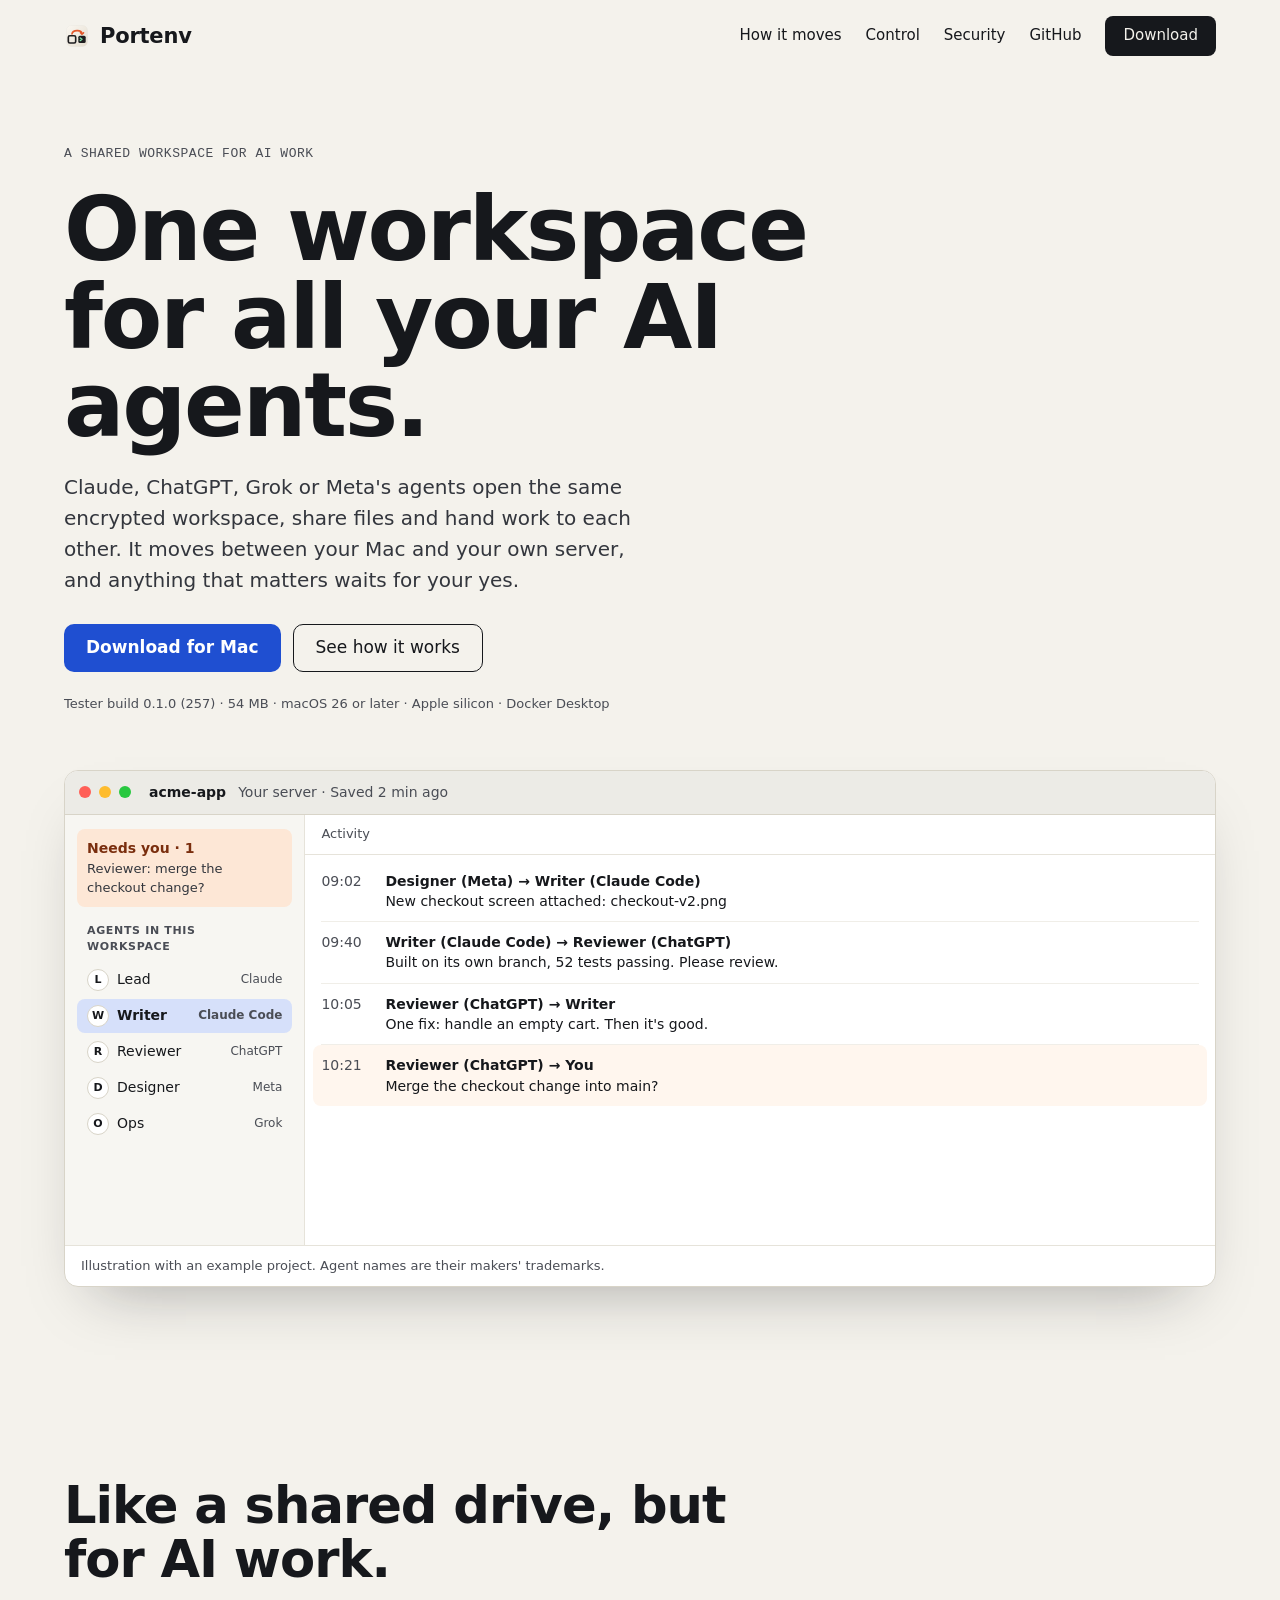
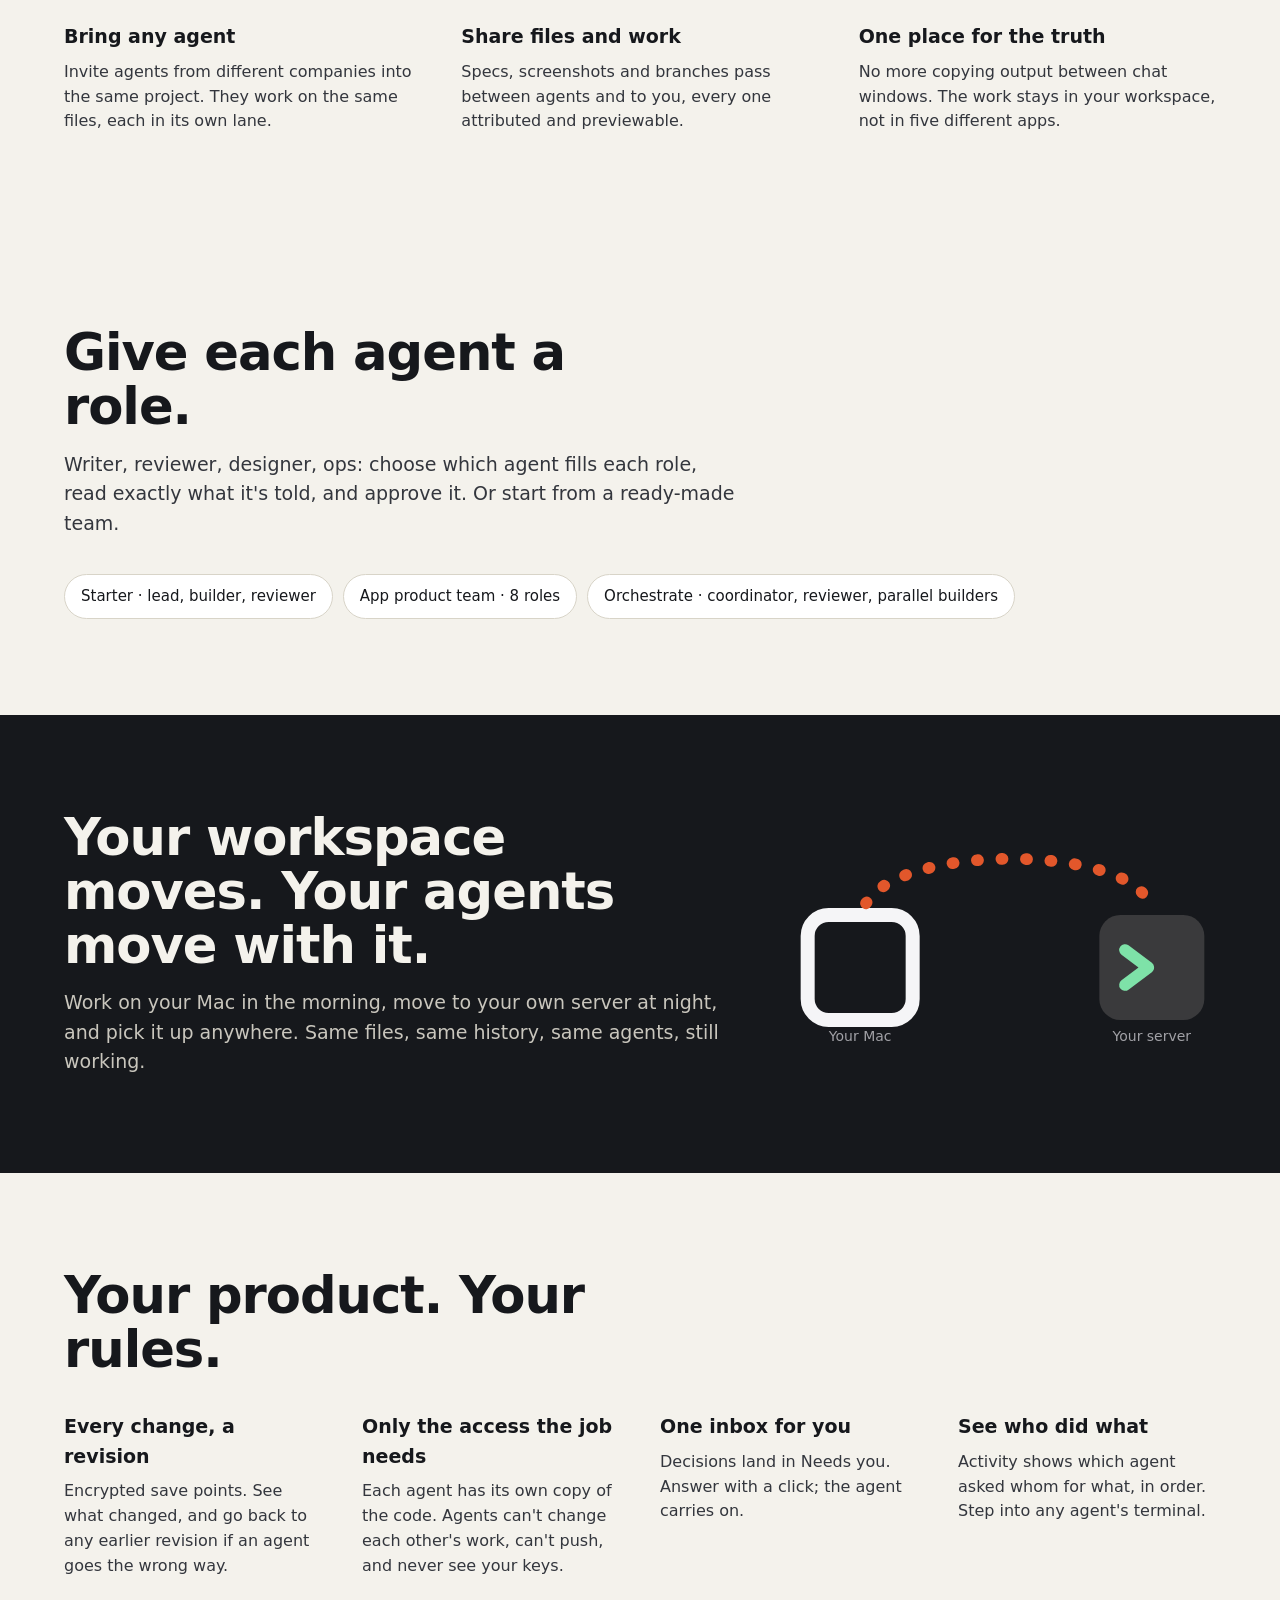
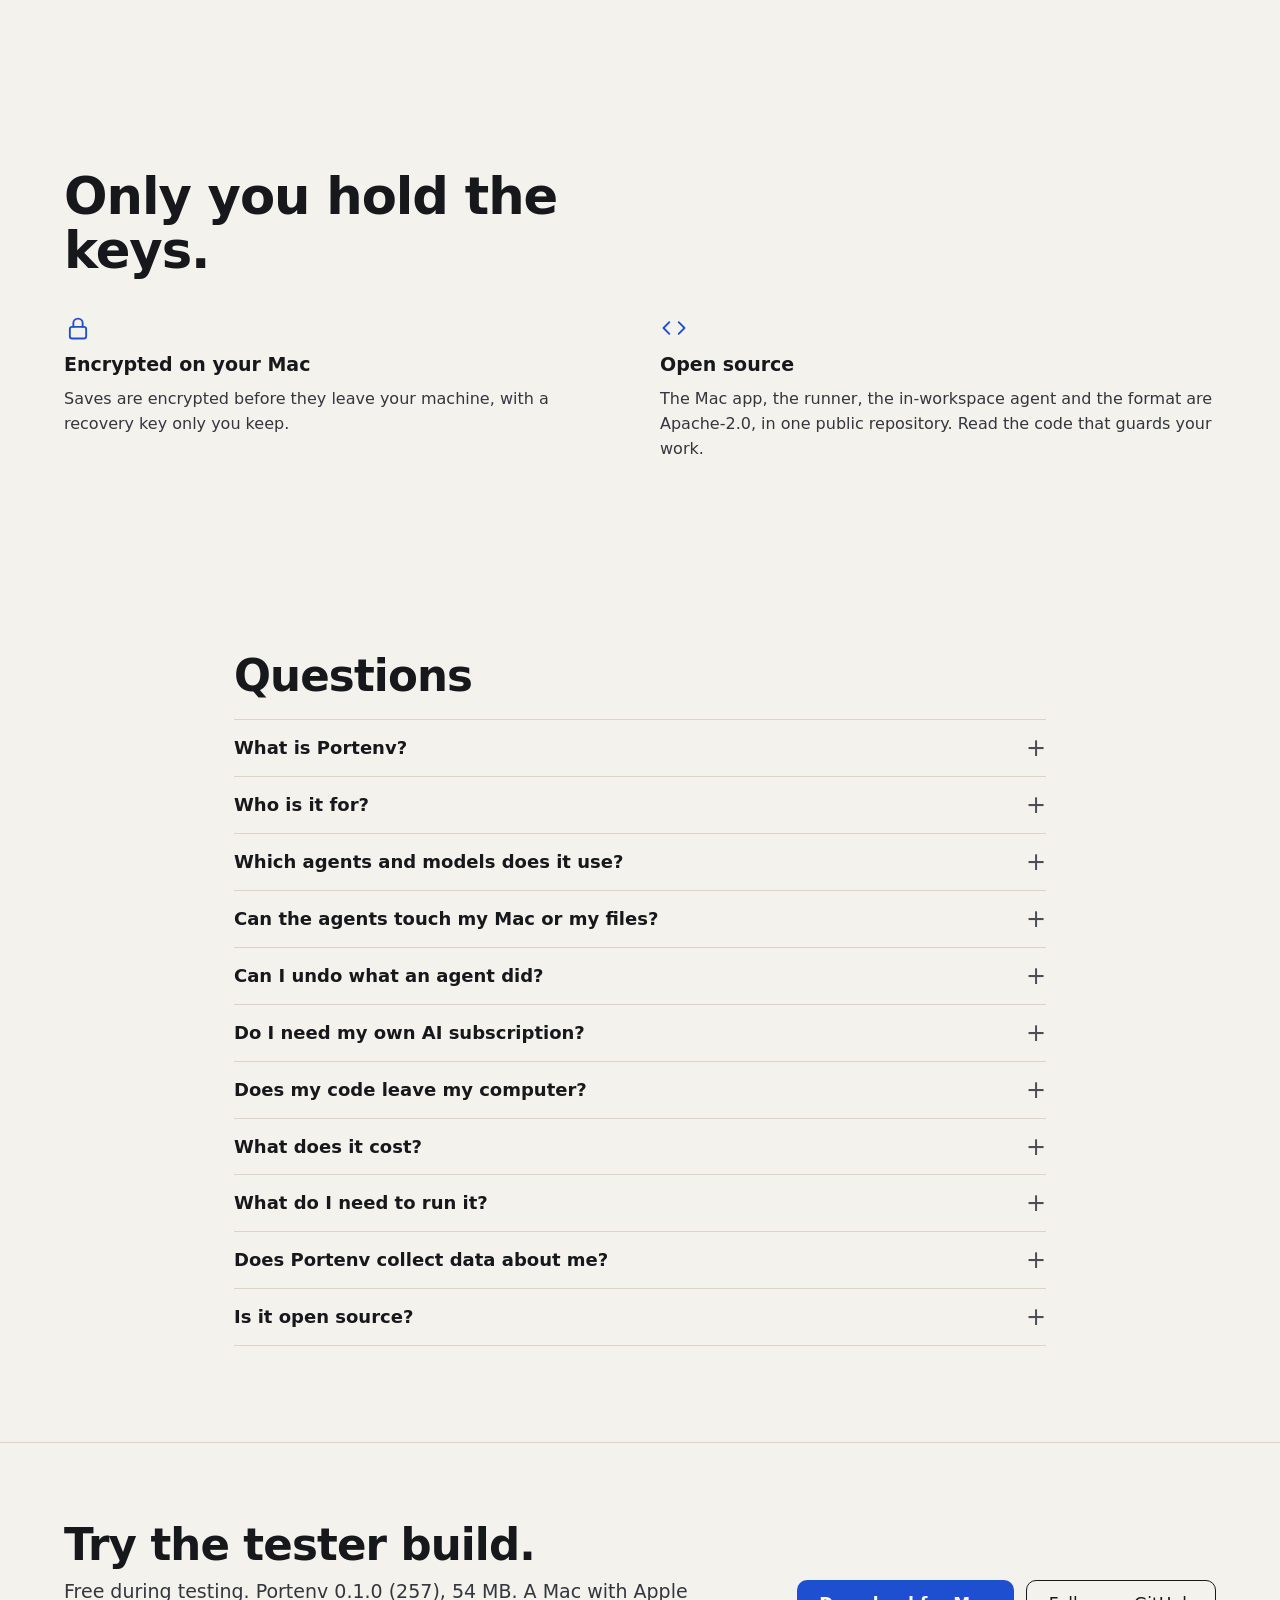
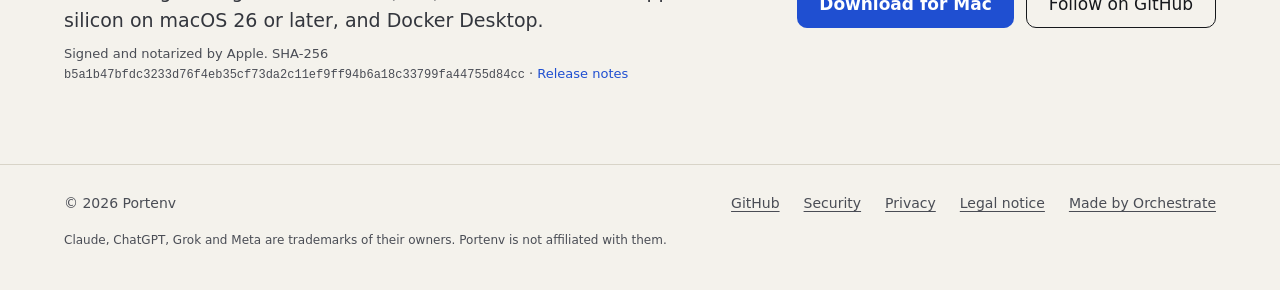
<file: index.html>
<!doctype html>
<html lang="en">
<head>
<meta charset="utf-8">
<meta name="viewport" content="width=device-width, initial-scale=1">
<title>Portenv — one workspace for all your AI agents</title>
<meta name="description" content="Claude, ChatGPT, Grok or Meta's agents open the same encrypted workspace, share files and hand work to each other. It moves between your Mac and your own server, and anything that matters waits for your yes.">
<meta name="theme-color" content="#f4f2ec">
<link rel="canonical" href="https://portenv.com/">
<link rel="icon" href="/favicon.svg" type="image/svg+xml">
<link rel="icon" href="/favicon-64.png" type="image/png" sizes="64x64">
<link rel="apple-touch-icon" href="/favicon-64.png">
<meta property="og:site_name" content="Portenv">
<meta property="og:type" content="website">
<meta property="og:url" content="https://portenv.com/">
<meta property="og:locale" content="en_US">
<meta property="og:title" content="Portenv — one workspace for all your AI agents">
<meta property="og:description" content="Claude, ChatGPT, Grok or Meta's agents open the same encrypted workspace, share files and hand work to each other. It moves between your Mac and your own server, and anything that matters waits for your yes.">
<meta property="og:image" content="https://portenv.com/og-image.png?v=5">
<meta property="og:image:width" content="1200">
<meta property="og:image:height" content="630">
<meta property="og:image:type" content="image/png">
<meta property="og:image:alt" content="Portenv: One workspace for all your AI agents.">
<meta name="twitter:card" content="summary_large_image">
<meta name="twitter:title" content="Portenv — one workspace for all your AI agents">
<meta name="twitter:description" content="Claude, ChatGPT, Grok or Meta's agents open the same encrypted workspace, share files and hand work to each other. It moves between your Mac and your own server, and anything that matters waits for your yes.">
<meta name="twitter:image" content="https://portenv.com/og-image.png?v=5">
<meta name="twitter:image:alt" content="Portenv: One workspace for all your AI agents.">
<link rel="stylesheet" href="/styles.css?v=6">
<script type="application/ld+json">
{
  "@context": "https://schema.org",
  "@graph": [
    {
      "@type": "Organization",
      "@id": "https://orchestrate.global/#organization",
      "name": "Orchestrate Global",
      "url": "https://orchestrate.global/",
      "email": "onboarding@orchestrate.global"
    },
    {
      "@type": "WebSite",
      "@id": "https://portenv.com/#website",
      "name": "Portenv",
      "url": "https://portenv.com",
      "publisher": { "@id": "https://orchestrate.global/#organization" }
    },
    {
      "@type": "SoftwareApplication",
      "@id": "https://portenv.com/#app",
      "name": "Portenv",
      "alternateName": "Portenv portable workspace",
      "description": "Claude, ChatGPT, Grok or Meta's agents open the same encrypted workspace, share files and hand work to each other. It moves between your Mac and your own server, and anything that matters waits for your yes.",
      "applicationCategory": "DeveloperApplication",
      "operatingSystem": "macOS 26 or later",
      "isAccessibleForFree": true,
      "softwareVersion": "0.1.0 (257)",
      "downloadUrl": "https://portenv.com/download",
      "publisher": { "@id": "https://orchestrate.global/#organization" }
    }
  ]
}
</script>
<script type="application/ld+json">
{
  "@context": "https://schema.org",
  "@type": "FAQPage",
  "@id": "https://portenv.com/#faq",
  "mainEntity": [
    {
      "@type": "Question",
      "name": "What is Portenv?",
      "acceptedAnswer": {
        "@type": "Answer",
        "text": "A shared workspace for AI work. Your project lives in one encrypted workspace you own; AI agents work in it together, each with its own role and access, and you approve what matters. It runs on your Mac or your own server."
      }
    },
    {
      "@type": "Question",
      "name": "Who is it for?",
      "acceptedAnswer": {
        "@type": "Answer",
        "text": "Right now, independent developers and small teams who already use AI agents and want them to do more without handing over their machine."
      }
    },
    {
      "@type": "Question",
      "name": "Which agents and models does it use?",
      "acceptedAnswer": {
        "@type": "Answer",
        "text": "Claude Code agents work in it today; ChatGPT joins through MCP, Grok through the terminal, more as they open up. You set each agent's model in its agent file."
      }
    },
    {
      "@type": "Question",
      "name": "Can the agents touch my Mac or my files?",
      "acceptedAnswer": {
        "@type": "Answer",
        "text": "Not outside the workspace. Inside it, each agent has its own copy of your code: it can read your project but not change it, and it doesn't get your sign-ins, SSH keys or git credentials, so it can't push. It can still read files in your project that aren't in git, such as a .env file, so keep secrets out of the project for now. Its work comes back to you as a branch you review."
      }
    },
    {
      "@type": "Question",
      "name": "Can I undo what an agent did?",
      "acceptedAnswer": {
        "@type": "Answer",
        "text": "Yes. Every workspace keeps encrypted save points. Go back to any earlier one, from your Mac or your server."
      }
    },
    {
      "@type": "Question",
      "name": "Do I need my own AI subscription?",
      "acceptedAnswer": {
        "@type": "Answer",
        "text": "Yes. Each agent signs in to Claude Code once, in its own terminal, with your own Claude or Anthropic Console account. Portenv doesn't resell model access. Sharing one sign-in between agents isn't in the tester build yet."
      }
    },
    {
      "@type": "Question",
      "name": "Does my code leave my computer?",
      "acceptedAnswer": {
        "@type": "Answer",
        "text": "Your workspace runs on your Mac, or on your own server if you move it there. Saves are encrypted on your Mac first. The agents send what they work on to Anthropic, as Claude Code does anywhere."
      }
    },
    {
      "@type": "Question",
      "name": "What does it cost?",
      "acceptedAnswer": {
        "@type": "Answer",
        "text": "Portenv is free during testing. Your agents' model use is billed to your own Claude or Anthropic account, as usual."
      }
    },
    {
      "@type": "Question",
      "name": "What do I need to run it?",
      "acceptedAnswer": {
        "@type": "Answer",
        "text": "A Mac with Apple silicon on macOS 26 or later, Docker Desktop installed and open (Portenv runs workspaces in it for now), and a Claude account for your agents. A GitHub account is optional: sign in from the app to clone and push your own repositories."
      }
    },
    {
      "@type": "Question",
      "name": "Does Portenv collect data about me?",
      "acceptedAnswer": {
        "@type": "Answer",
        "text": "No. The tester build collects no usage numbers. If Portenv ever counts usage, it will ask you first, and it will never include anything about your work."
      }
    },
    {
      "@type": "Question",
      "name": "Is it open source?",
      "acceptedAnswer": {
        "@type": "Answer",
        "text": "Yes. The Mac app, the runner, the in-workspace agent and the workspace format are all in one public repository under Apache-2.0."
      }
    }
  ]
}
</script>
</head>
<body>

<header class="site-header">
  <nav class="nav wrap" aria-label="Main">
    <a class="logo" href="#top">
      <img class="brand-icon" src="/logo.svg" width="26" height="26" alt="">
      Portenv
    </a>
    <div class="nav-spacer"></div>
    <div class="nav-links wide-only">
      <a href="#move">How it moves</a>
      <a href="#rules">Control</a>
      <a href="#keys">Security</a>
      <a href="https://github.com/portenv/portenv">GitHub</a>
    </div>
    <a class="nav-cta" href="/download">Download</a>
  </nav>
</header>

<main id="top">

  <section class="hero wrap" aria-labelledby="hero-title">
    <p class="eyebrow">A shared workspace for AI work</p>
    <h1 id="hero-title">One workspace for all your AI agents.</h1>
    <p class="lede">Claude, ChatGPT, Grok or Meta's agents open the same encrypted workspace, share files and hand work to each other. It moves between your Mac and your own server, and anything that matters waits for your yes.</p>
    <div class="btn-row">
      <a class="btn btn-primary" href="/download">Download for Mac</a>
      <a class="btn btn-secondary" href="#shared">See how it works</a>
    </div>
    <p class="fineprint">Tester build 0.1.0 (257) · 54 MB · macOS 26 or later · Apple silicon · Docker Desktop</p>
  </section>

  <section class="showcase wrap" aria-label="Different agents in one workspace">
    <figure class="team-figure">
      <div class="tw" role="img" aria-label="The Portenv window for an example project, acme-app, on your server, saved 2 minutes ago, with one decision waiting for you. Five agents work in it: Lead on Claude, Writer on Claude Code, Reviewer on ChatGPT, Designer on Meta and Ops on Grok. Activity shows the designer attaching a new checkout screen for the writer, the writer handing a tested branch to the reviewer, the reviewer asking for one fix, and then the reviewer asking you whether to merge the checkout change into main.">
        <div class="tw-titlebar">
          <span class="lights"><span></span><span></span><span></span></span>
          <b>acme-app</b>
          <span class="tw-sub">Your server · Saved 2 min ago</span>
        </div>
        <div class="tw-body">
          <div class="tw-side">
            <div class="tw-needs">
              <b>Needs you · 1</b>
              <span>Reviewer: merge the checkout change?</span>
            </div>
            <span class="tw-h">Agents in this workspace</span>
            <ul class="tw-roles">
              <li><span class="tw-av">L</span>Lead<small>Claude</small></li>
              <li class="tw-on"><span class="tw-av">W</span>Writer<small>Claude Code</small></li>
              <li><span class="tw-av">R</span>Reviewer<small>ChatGPT</small></li>
              <li><span class="tw-av">D</span>Designer<small>Meta</small></li>
              <li><span class="tw-av">O</span>Ops<small>Grok</small></li>
            </ul>
          </div>
          <div class="tw-main">
            <div class="tw-main-h">Activity</div>
            <ol class="tw-feed">
              <li><span class="tw-time">09:02</span><span><b>Designer (Meta) → Writer (Claude Code)</b>New checkout screen attached: checkout-v2.png</span></li>
              <li><span class="tw-time">09:40</span><span><b>Writer (Claude Code) → Reviewer (ChatGPT)</b>Built on its own branch, 52 tests passing. Please review.</span></li>
              <li><span class="tw-time">10:05</span><span><b>Reviewer (ChatGPT) → Writer</b>One fix: handle an empty cart. Then it's good.</span></li>
              <li class="tw-feed-you"><span class="tw-time">10:21</span><span><b>Reviewer (ChatGPT) → You</b>Merge the checkout change into main?</span></li>
            </ol>
          </div>
        </div>
      </div>
      <figcaption>Illustration with an example project. Agent names are their makers' trademarks.</figcaption>
    </figure>
  </section>

  <section id="shared" class="wrap section" aria-labelledby="shared-title">
    <div class="intro">
      <h2 id="shared-title" class="h2 h2-wide">Like a shared drive, but for AI work.</h2>
    </div>
    <div class="pillars pillars-light">
      <div class="pillar">
        <h3>Bring any agent</h3>
        <p>Invite agents from different companies into the same project. They work on the same files, each in its own lane.</p>
      </div>
      <div class="pillar">
        <h3>Share files and work</h3>
        <p>Specs, screenshots and branches pass between agents and to you, every one attributed and previewable.</p>
      </div>
      <div class="pillar">
        <h3>One place for the truth</h3>
        <p>No more copying output between chat windows. The work stays in your workspace, not in five different apps.</p>
      </div>
    </div>
  </section>

  <section id="team" class="wrap section" aria-labelledby="team-title">
    <div class="intro">
      <h2 id="team-title" class="h2">Give each agent a role.</h2>
      <p class="lede">Writer, reviewer, designer, ops: choose which agent fills each role, read exactly what it's told, and approve it. Or start from a ready-made team.</p>
    </div>
    <ul class="chips" aria-label="Ready-made teams">
      <li>Starter · lead, builder, reviewer</li>
      <li>App product team · 8 roles</li>
      <li>Orchestrate · coordinator, reviewer, parallel builders</li>
    </ul>
  </section>

  <section id="move" class="dark" aria-labelledby="move-title">
    <div class="wrap section move">
      <div class="intro">
        <h2 id="move-title" class="h2">Your workspace moves. Your agents move with it.</h2>
        <p class="lede">Work on your Mac in the morning, move to your own server at night, and pick it up anywhere. Same files, same history, same agents, still working.</p>
      </div>
      <svg class="move-art" role="img" aria-label="A workspace moving from a Mac to a server" viewBox="0 0 360 170">
        <rect x="10" y="60" width="90" height="90" rx="18" fill="none" stroke="#f5f5f7" stroke-width="12"/>
        <rect x="260" y="60" width="90" height="90" rx="18" fill="#3a3a3c"/>
        <path d="M282 90 l20 15 l-20 15" fill="none" stroke="#7ee2a8" stroke-width="10" stroke-linecap="round" stroke-linejoin="round"/>
        <path d="M60 50 C 90 0, 270 0, 300 45" fill="none" stroke="#e2572b" stroke-width="10" stroke-linecap="round" stroke-dasharray="1 20"/>
        <text x="55" y="168" fill="#a1a1a6" font-size="12" text-anchor="middle" font-family="-apple-system, system-ui, sans-serif">Your Mac</text>
        <text x="305" y="168" fill="#a1a1a6" font-size="12" text-anchor="middle" font-family="-apple-system, system-ui, sans-serif">Your server</text>
      </svg>
    </div>
  </section>

  <section id="rules" class="wrap section" aria-labelledby="rules-title">
    <h2 id="rules-title" class="h2">Your product. Your rules.</h2>
    <div class="pillars pillars-light">
      <div class="pillar">
        <h3>Every change, a revision</h3>
        <p>Encrypted save points. See what changed, and go back to any earlier revision if an agent goes the wrong way.</p>
      </div>
      <div class="pillar">
        <h3>Only the access the job needs</h3>
        <p>Each agent has its own copy of the code. Agents can't change each other's work, can't push, and never see your keys.</p>
      </div>
      <div class="pillar">
        <h3>One inbox for you</h3>
        <p>Decisions land in Needs you. Answer with a click; the agent carries on.</p>
      </div>
      <div class="pillar">
        <h3>See who did what</h3>
        <p>Activity shows which agent asked whom for what, in order. Step into any agent's terminal.</p>
      </div>
    </div>
  </section>

  <section id="keys" class="wrap section" aria-labelledby="keys-title">
    <div class="intro">
      <h2 id="keys-title" class="h2">Only you hold the keys.</h2>
    </div>
    <div class="pillars pillars-light">
      <div class="pillar">
        <svg width="28" height="28" viewBox="0 0 24 24" fill="none" stroke="currentColor" stroke-width="1.6" stroke-linecap="round" stroke-linejoin="round" aria-hidden="true"><rect x="5" y="11" width="14" height="10" rx="2"/><path d="M8 11V8a4 4 0 0 1 8 0v3"/></svg>
        <h3>Encrypted on your Mac</h3>
        <p>Saves are encrypted before they leave your machine, with a recovery key only you keep.</p>
      </div>
      <div class="pillar">
        <svg width="28" height="28" viewBox="0 0 24 24" fill="none" stroke="currentColor" stroke-width="1.6" stroke-linecap="round" stroke-linejoin="round" aria-hidden="true"><path d="M8 7l-5 5 5 5"/><path d="M16 7l5 5-5 5"/></svg>
        <h3>Open source</h3>
        <p>The Mac app, the runner, the in-workspace agent and the format are Apache-2.0, in one public repository. Read the code that guards your work.</p>
      </div>
    </div>
  </section>

  <section id="faq" class="wrap section faq" aria-labelledby="faq-title">
    <h2 id="faq-title" class="h2">Questions</h2>
    <div class="faq-list">
      <details class="faq-item">
        <summary>What is Portenv?</summary>
        <p>A shared workspace for AI work. Your project lives in one encrypted workspace you own; AI agents work in it together, each with its own role and access, and you approve what matters. It runs on your Mac or your own server.</p>
      </details>
      <details class="faq-item">
        <summary>Who is it for?</summary>
        <p>Right now, independent developers and small teams who already use AI agents and want them to do more without handing over their machine.</p>
      </details>
      <details class="faq-item">
        <summary>Which agents and models does it use?</summary>
        <p>Claude Code agents work in it today; ChatGPT joins through MCP, Grok through the terminal, more as they open up. You set each agent's model in its agent file.</p>
      </details>
      <details class="faq-item">
        <summary>Can the agents touch my Mac or my files?</summary>
        <p>Not outside the workspace. Inside it, each agent has its own copy of your code: it can read your project but not change it, and it doesn't get your sign-ins, SSH keys or git credentials, so it can't push. It can still read files in your project that aren't in git, such as a .env file, so keep secrets out of the project for now. Its work comes back to you as a branch you review.</p>
      </details>
      <details class="faq-item">
        <summary>Can I undo what an agent did?</summary>
        <p>Yes. Every workspace keeps encrypted save points. Go back to any earlier one, from your Mac or your server.</p>
      </details>
      <details class="faq-item">
        <summary>Do I need my own AI subscription?</summary>
        <p>Yes. Each agent signs in to Claude Code once, in its own terminal, with your own Claude or Anthropic Console account. Portenv doesn't resell model access. Sharing one sign-in between agents isn't in the tester build yet.</p>
      </details>
      <details class="faq-item">
        <summary>Does my code leave my computer?</summary>
        <p>Your workspace runs on your Mac, or on your own server if you move it there. Saves are encrypted on your Mac first. The agents send what they work on to Anthropic, as Claude Code does anywhere.</p>
      </details>
      <details class="faq-item">
        <summary>What does it cost?</summary>
        <p>Portenv is free during testing. Your agents' model use is billed to your own Claude or Anthropic account, as usual.</p>
      </details>
      <details class="faq-item">
        <summary>What do I need to run it?</summary>
        <p>A Mac with Apple silicon on macOS 26 or later, Docker Desktop installed and open (Portenv runs workspaces in it for now), and a Claude account for your agents. A GitHub account is optional: sign in from the app to clone and push your own repositories.</p>
      </details>
      <details class="faq-item">
        <summary>Does Portenv collect data about me?</summary>
        <p>No. The tester build collects no usage numbers. If Portenv ever counts usage, it will ask you first, and it will never include anything about your work.</p>
      </details>
      <details class="faq-item">
        <summary>Is it open source?</summary>
        <p>Yes. The Mac app, the runner, the in-workspace agent and the workspace format are all in one public repository under Apache-2.0.</p>
      </details>
    </div>
  </section>

  <section id="get" class="download" aria-labelledby="get-title">
    <div class="wrap get-inner">
      <div class="get-text">
        <h2 id="get-title" class="h2">Try the tester build.</h2>
        <p class="lede">Free during testing. Portenv 0.1.0 (257), 54 MB. A Mac with Apple silicon on macOS 26 or later, and Docker Desktop.</p>
        <p class="fineprint">Signed and notarized by Apple. SHA-256 <code class="sha">b5a1b47bfdc3233d76f4eb35cf73da2c11ef9ff94b6a18c33799fa44755d84cc</code> · <a href="https://github.com/portenv/portenv/releases/tag/v0.1.0-tester.257">Release notes</a></p>
      </div>
      <div class="btn-row">
        <a class="btn btn-primary" href="/download">Download for Mac</a>
        <a class="btn btn-secondary" href="https://github.com/portenv/portenv">Follow on GitHub</a>
      </div>
    </div>
  </section>

</main>

<footer class="site-footer">
  <div class="wrap footer-inner">
    <div class="footer-row">
      <span>© 2026 Portenv</span>
      <span class="nav-spacer"></span>
      <a href="https://github.com/portenv/portenv">GitHub</a>
      <a href="https://github.com/portenv/portenv/security">Security</a>
      <a href="/privacy">Privacy</a>
      <a href="/legal">Legal notice</a>
      <a href="https://orchestrate.global/">Made by Orchestrate</a>
    </div>
    <p class="footer-note">Claude, ChatGPT, Grok and Meta are trademarks of their owners. Portenv is not affiliated with them.</p>
  </div>
</footer>

</body>
</html>
</file>
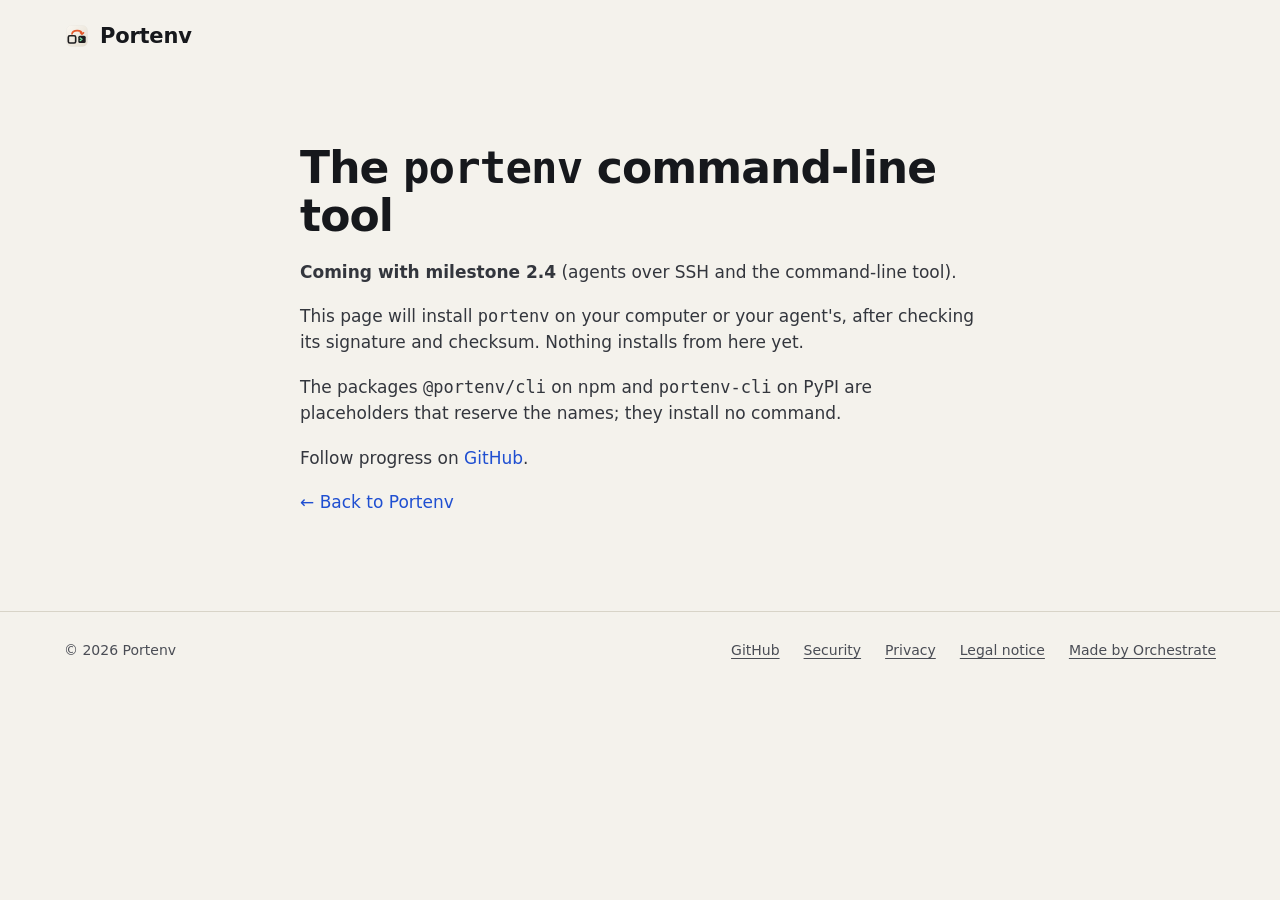
<file: cli.html>
<!doctype html>
<html lang="en">
<head>
<meta charset="utf-8">
<meta name="viewport" content="width=device-width, initial-scale=1">
<title>Command-line tool · Portenv</title>
<meta name="description" content="Install the portenv command-line tool. Coming with milestone 2.4.">
<link rel="canonical" href="https://portenv.com/cli">
<link rel="icon" href="/favicon.svg" type="image/svg+xml">
<link rel="icon" href="/favicon-64.png" type="image/png" sizes="64x64">
<link rel="apple-touch-icon" href="/favicon-64.png">
<meta property="og:site_name" content="Portenv">
<meta property="og:type" content="website">
<meta property="og:url" content="https://portenv.com/cli">
<meta property="og:locale" content="en_US">
<meta property="og:title" content="Command-line tool · Portenv">
<meta property="og:description" content="Encrypted workspaces that move between your Mac, your servers and the cloud, and that your agents can work in, on your terms.">
<meta property="og:image" content="https://portenv.com/og-image.png?v=1">
<meta property="og:image:width" content="1200">
<meta property="og:image:height" content="630">
<meta property="og:image:type" content="image/png">
<meta property="og:image:alt" content="Portenv: resume your work anywhere">
<meta name="twitter:card" content="summary_large_image">
<meta name="twitter:title" content="Command-line tool · Portenv">
<meta name="twitter:description" content="Encrypted workspaces that move between your Mac, your servers and the cloud, and that your agents can work in, on your terms.">
<meta name="twitter:image" content="https://portenv.com/og-image.png?v=1">
<meta name="twitter:image:alt" content="Portenv: resume your work anywhere">
<link rel="stylesheet" href="/styles.css?v=6">
</head>
<body>

<header class="site-header">
  <nav class="nav wrap" aria-label="Main">
    <a class="logo" href="/">
      <img class="brand-icon" src="/logo.svg" width="26" height="26" alt="">
      Portenv
    </a>
  </nav>
</header>

<main class="page">
  <h1>The <code>portenv</code> command-line tool</h1>
  <p><strong>Coming with milestone 2.4</strong> (agents over SSH and the command-line tool).</p>
  <p>This page will install <code>portenv</code> on your computer or your agent's, after checking its signature and checksum. Nothing installs from here yet.</p>
  <p>The packages <code>@portenv/cli</code> on npm and <code>portenv-cli</code> on PyPI are placeholders that reserve the names; they install no command.</p>
  <p>Follow progress on <a href="https://github.com/portenv/portenv">GitHub</a>.</p>
  <p><a href="/">← Back to Portenv</a></p>
</main>

<footer class="site-footer">
  <div class="wrap footer-inner">
    <div class="footer-row">
      <span>© 2026 Portenv</span>
      <span class="nav-spacer"></span>
      <a href="https://github.com/portenv/portenv">GitHub</a>
      <a href="https://github.com/portenv/portenv/security">Security</a>
      <a href="/privacy">Privacy</a>
      <a href="/legal">Legal notice</a>
      <a href="https://orchestrate.global/">Made by Orchestrate</a>
    </div>
  </div>
</footer>

</body>
</html>
</file>
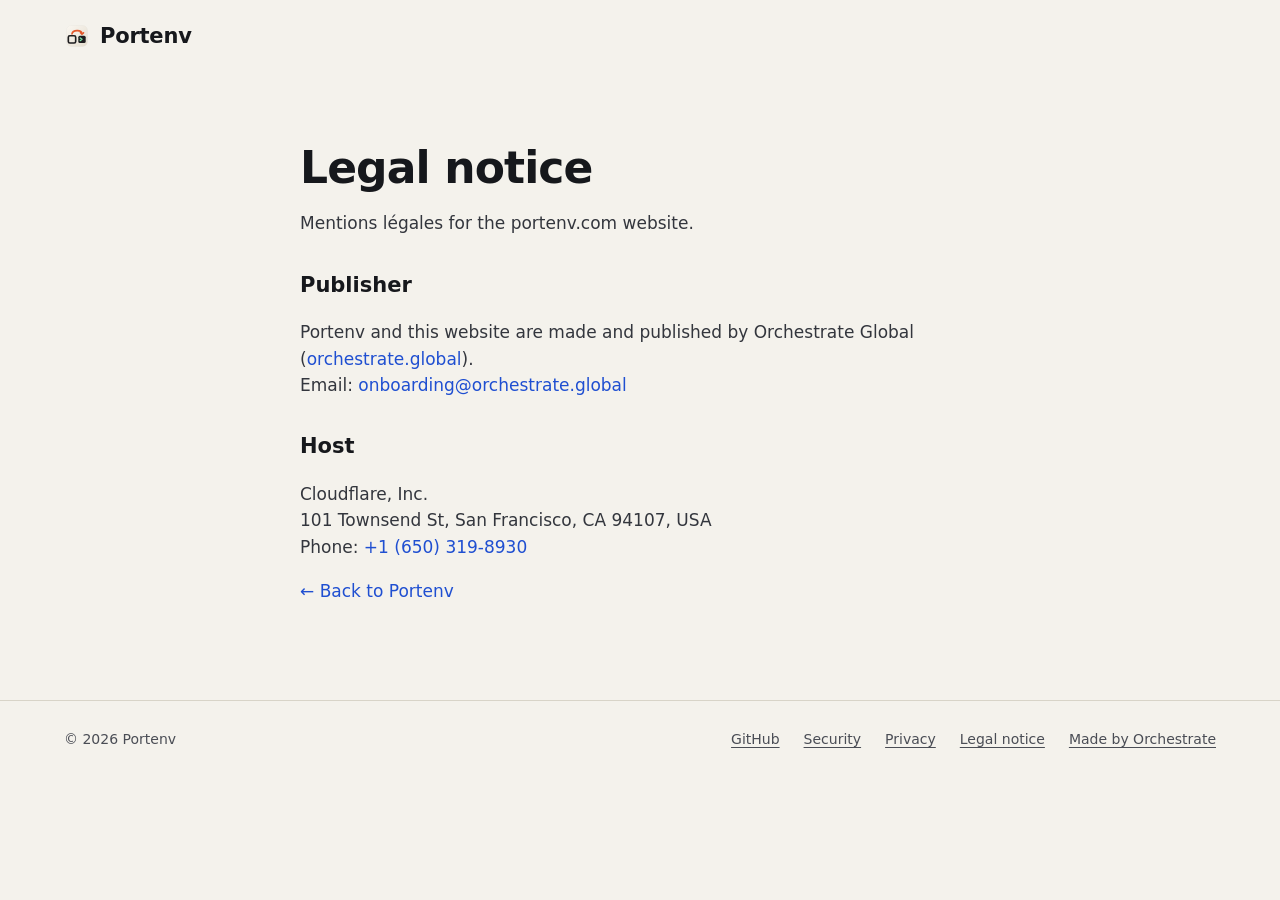
<file: legal.html>
<!doctype html>
<html lang="en">
<head>
<meta charset="utf-8">
<meta name="viewport" content="width=device-width, initial-scale=1">
<title>Legal notice · Portenv</title>
<meta name="description" content="Legal notice for portenv.com: publisher and host.">
<link rel="canonical" href="https://portenv.com/legal">
<link rel="icon" href="/favicon.svg" type="image/svg+xml">
<link rel="icon" href="/favicon-64.png" type="image/png" sizes="64x64">
<link rel="apple-touch-icon" href="/favicon-64.png">
<meta property="og:site_name" content="Portenv">
<meta property="og:type" content="website">
<meta property="og:url" content="https://portenv.com/legal">
<meta property="og:locale" content="en_US">
<meta property="og:title" content="Legal notice · Portenv">
<meta property="og:description" content="Encrypted workspaces that move between your Mac, your servers and the cloud, and that your agents can work in, on your terms.">
<meta property="og:image" content="https://portenv.com/og-image.png?v=2">
<meta property="og:image:width" content="1200">
<meta property="og:image:height" content="630">
<meta property="og:image:type" content="image/png">
<meta property="og:image:alt" content="Portenv: resume your work anywhere">
<meta name="twitter:card" content="summary_large_image">
<meta name="twitter:title" content="Legal notice · Portenv">
<meta name="twitter:description" content="Encrypted workspaces that move between your Mac, your servers and the cloud, and that your agents can work in, on your terms.">
<meta name="twitter:image" content="https://portenv.com/og-image.png?v=2">
<meta name="twitter:image:alt" content="Portenv: resume your work anywhere">
<link rel="stylesheet" href="/styles.css?v=6">
</head>
<body>

<header class="site-header">
  <nav class="nav wrap" aria-label="Main">
    <a class="logo" href="/">
      <img class="brand-icon" src="/logo.svg" width="26" height="26" alt="">
      Portenv
    </a>
  </nav>
</header>

<main class="page">
  <h1>Legal notice</h1>
  <p>Mentions légales for the portenv.com website.</p>
  <h2 class="page-h2">Publisher</h2>
  <p>Portenv and this website are made and published by Orchestrate Global (<a href="https://orchestrate.global/">orchestrate.global</a>).<br>
  Email: <a href="mailto:onboarding@orchestrate.global">onboarding@orchestrate.global</a></p>
  <h2 class="page-h2">Host</h2>
  <p>Cloudflare, Inc.<br>
  101 Townsend St, San Francisco, CA 94107, USA<br>
  Phone: <a href="tel:+16503198930">+1 (650) 319-8930</a></p>
  <p><a href="/">← Back to Portenv</a></p>
</main>

<footer class="site-footer">
  <div class="wrap footer-inner">
    <div class="footer-row">
      <span>© 2026 Portenv</span>
      <span class="nav-spacer"></span>
      <a href="https://github.com/portenv/portenv">GitHub</a>
      <a href="https://github.com/portenv/portenv/security">Security</a>
      <a href="/privacy">Privacy</a>
      <a href="/legal">Legal notice</a>
      <a href="https://orchestrate.global/">Made by Orchestrate</a>
    </div>
  </div>
</footer>

</body>
</html>
</file>
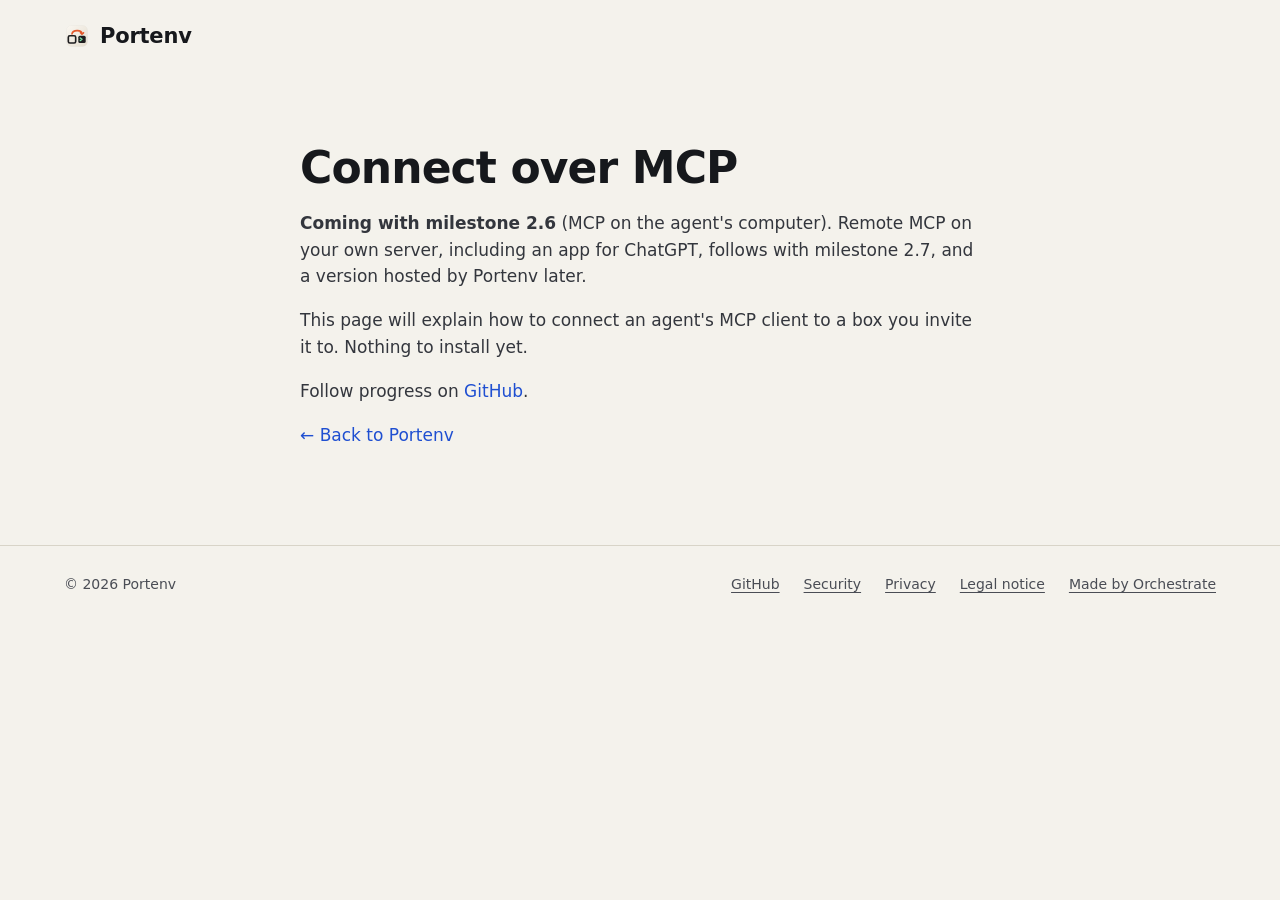
<file: mcp.html>
<!doctype html>
<html lang="en">
<head>
<meta charset="utf-8">
<meta name="viewport" content="width=device-width, initial-scale=1">
<title>Connect over MCP · Portenv</title>
<meta name="description" content="Connect an agent to Portenv over MCP. Coming with milestone 2.6.">
<link rel="canonical" href="https://portenv.com/mcp">
<link rel="icon" href="/favicon.svg" type="image/svg+xml">
<link rel="icon" href="/favicon-64.png" type="image/png" sizes="64x64">
<link rel="apple-touch-icon" href="/favicon-64.png">
<meta property="og:site_name" content="Portenv">
<meta property="og:type" content="website">
<meta property="og:url" content="https://portenv.com/mcp">
<meta property="og:locale" content="en_US">
<meta property="og:title" content="Connect over MCP · Portenv">
<meta property="og:description" content="Encrypted workspaces that move between your Mac, your servers and the cloud, and that your agents can work in, on your terms.">
<meta property="og:image" content="https://portenv.com/og-image.png?v=1">
<meta property="og:image:width" content="1200">
<meta property="og:image:height" content="630">
<meta property="og:image:type" content="image/png">
<meta property="og:image:alt" content="Portenv: resume your work anywhere">
<meta name="twitter:card" content="summary_large_image">
<meta name="twitter:title" content="Connect over MCP · Portenv">
<meta name="twitter:description" content="Encrypted workspaces that move between your Mac, your servers and the cloud, and that your agents can work in, on your terms.">
<meta name="twitter:image" content="https://portenv.com/og-image.png?v=1">
<meta name="twitter:image:alt" content="Portenv: resume your work anywhere">
<link rel="stylesheet" href="/styles.css?v=6">
</head>
<body>

<header class="site-header">
  <nav class="nav wrap" aria-label="Main">
    <a class="logo" href="/">
      <img class="brand-icon" src="/logo.svg" width="26" height="26" alt="">
      Portenv
    </a>
  </nav>
</header>

<main class="page">
  <h1>Connect over MCP</h1>
  <p><strong>Coming with milestone 2.6</strong> (MCP on the agent's computer). Remote MCP on your own server, including an app for ChatGPT, follows with milestone 2.7, and a version hosted by Portenv later.</p>
  <p>This page will explain how to connect an agent's MCP client to a box you invite it to. Nothing to install yet.</p>
  <p>Follow progress on <a href="https://github.com/portenv/portenv">GitHub</a>.</p>
  <p><a href="/">← Back to Portenv</a></p>
</main>

<footer class="site-footer">
  <div class="wrap footer-inner">
    <div class="footer-row">
      <span>© 2026 Portenv</span>
      <span class="nav-spacer"></span>
      <a href="https://github.com/portenv/portenv">GitHub</a>
      <a href="https://github.com/portenv/portenv/security">Security</a>
      <a href="/privacy">Privacy</a>
      <a href="/legal">Legal notice</a>
      <a href="https://orchestrate.global/">Made by Orchestrate</a>
    </div>
  </div>
</footer>

</body>
</html>
</file>
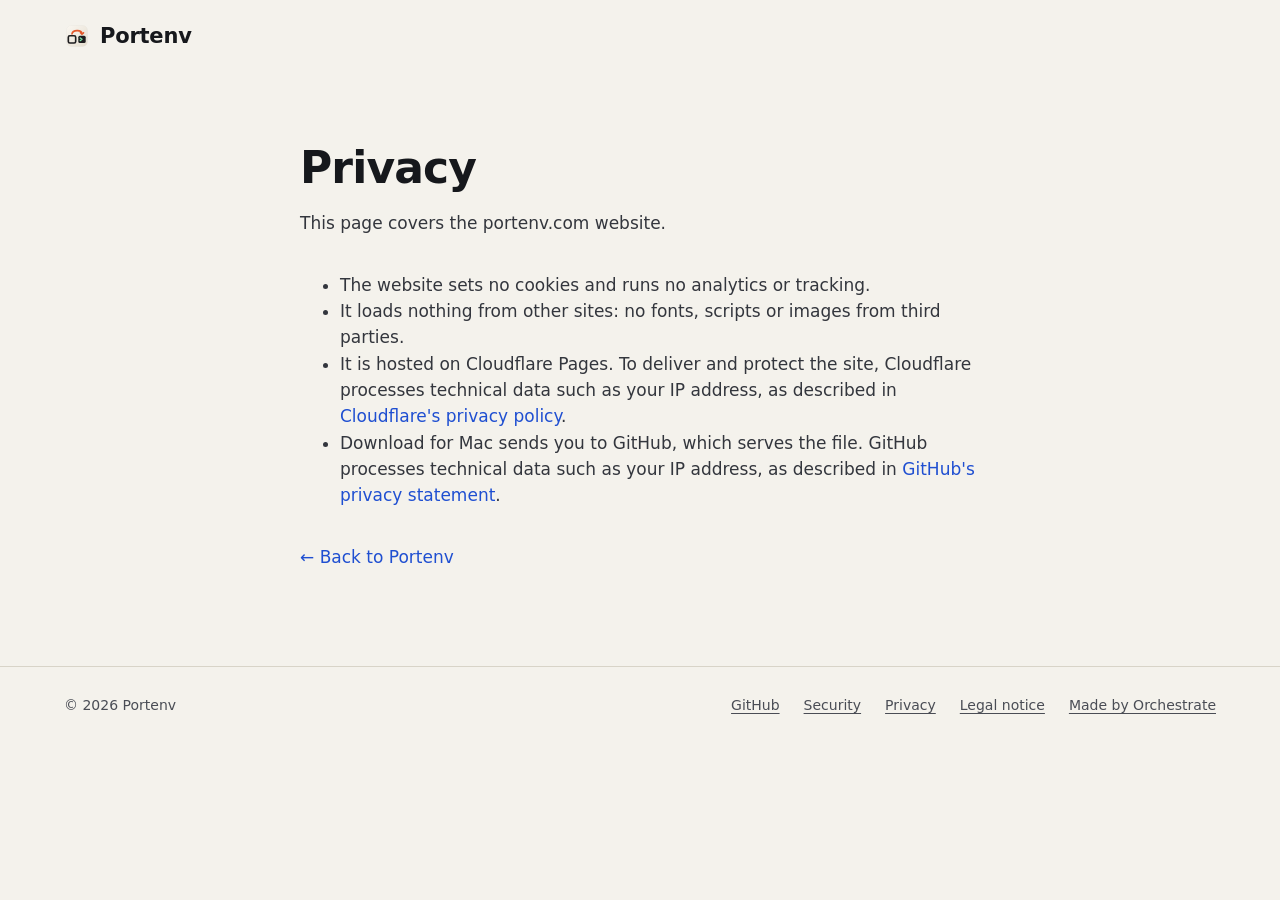
<file: privacy.html>
<!doctype html>
<html lang="en">
<head>
<meta charset="utf-8">
<meta name="viewport" content="width=device-width, initial-scale=1">
<title>Privacy · Portenv</title>
<meta name="description" content="How the portenv.com website handles your data.">
<link rel="canonical" href="https://portenv.com/privacy">
<link rel="icon" href="/favicon.svg" type="image/svg+xml">
<link rel="icon" href="/favicon-64.png" type="image/png" sizes="64x64">
<link rel="apple-touch-icon" href="/favicon-64.png">
<meta property="og:site_name" content="Portenv">
<meta property="og:type" content="website">
<meta property="og:url" content="https://portenv.com/privacy">
<meta property="og:locale" content="en_US">
<meta property="og:title" content="Privacy · Portenv">
<meta property="og:description" content="Encrypted workspaces that move between your Mac, your servers and the cloud, and that your agents can work in, on your terms.">
<meta property="og:image" content="https://portenv.com/og-image.png?v=2">
<meta property="og:image:width" content="1200">
<meta property="og:image:height" content="630">
<meta property="og:image:type" content="image/png">
<meta property="og:image:alt" content="Portenv: resume your work anywhere">
<meta name="twitter:card" content="summary_large_image">
<meta name="twitter:title" content="Privacy · Portenv">
<meta name="twitter:description" content="Encrypted workspaces that move between your Mac, your servers and the cloud, and that your agents can work in, on your terms.">
<meta name="twitter:image" content="https://portenv.com/og-image.png?v=2">
<meta name="twitter:image:alt" content="Portenv: resume your work anywhere">
<link rel="stylesheet" href="/styles.css?v=6">
</head>
<body>

<header class="site-header">
  <nav class="nav wrap" aria-label="Main">
    <a class="logo" href="/">
      <img class="brand-icon" src="/logo.svg" width="26" height="26" alt="">
      Portenv
    </a>
  </nav>
</header>

<main class="page">
  <h1>Privacy</h1>
  <p>This page covers the portenv.com website.</p>
  <ul>
    <li>The website sets no cookies and runs no analytics or tracking.</li>
    <li>It loads nothing from other sites: no fonts, scripts or images from third parties.</li>
    <li>It is hosted on Cloudflare Pages. To deliver and protect the site, Cloudflare processes technical data such as your IP address, as described in <a href="https://www.cloudflare.com/privacypolicy/">Cloudflare's privacy policy</a>.</li>
    <li>Download for Mac sends you to GitHub, which serves the file. GitHub processes technical data such as your IP address, as described in <a href="https://docs.github.com/en/site-policy/privacy-policies/github-general-privacy-statement">GitHub's privacy statement</a>.</li>
  </ul>
  <p><a href="/">← Back to Portenv</a></p>
</main>

<footer class="site-footer">
  <div class="wrap footer-inner">
    <div class="footer-row">
      <span>© 2026 Portenv</span>
      <span class="nav-spacer"></span>
      <a href="https://github.com/portenv/portenv">GitHub</a>
      <a href="https://github.com/portenv/portenv/security">Security</a>
      <a href="/privacy">Privacy</a>
      <a href="/legal">Legal notice</a>
      <a href="https://orchestrate.global/">Made by Orchestrate</a>
    </div>
  </div>
</footer>

</body>
</html>
</file>
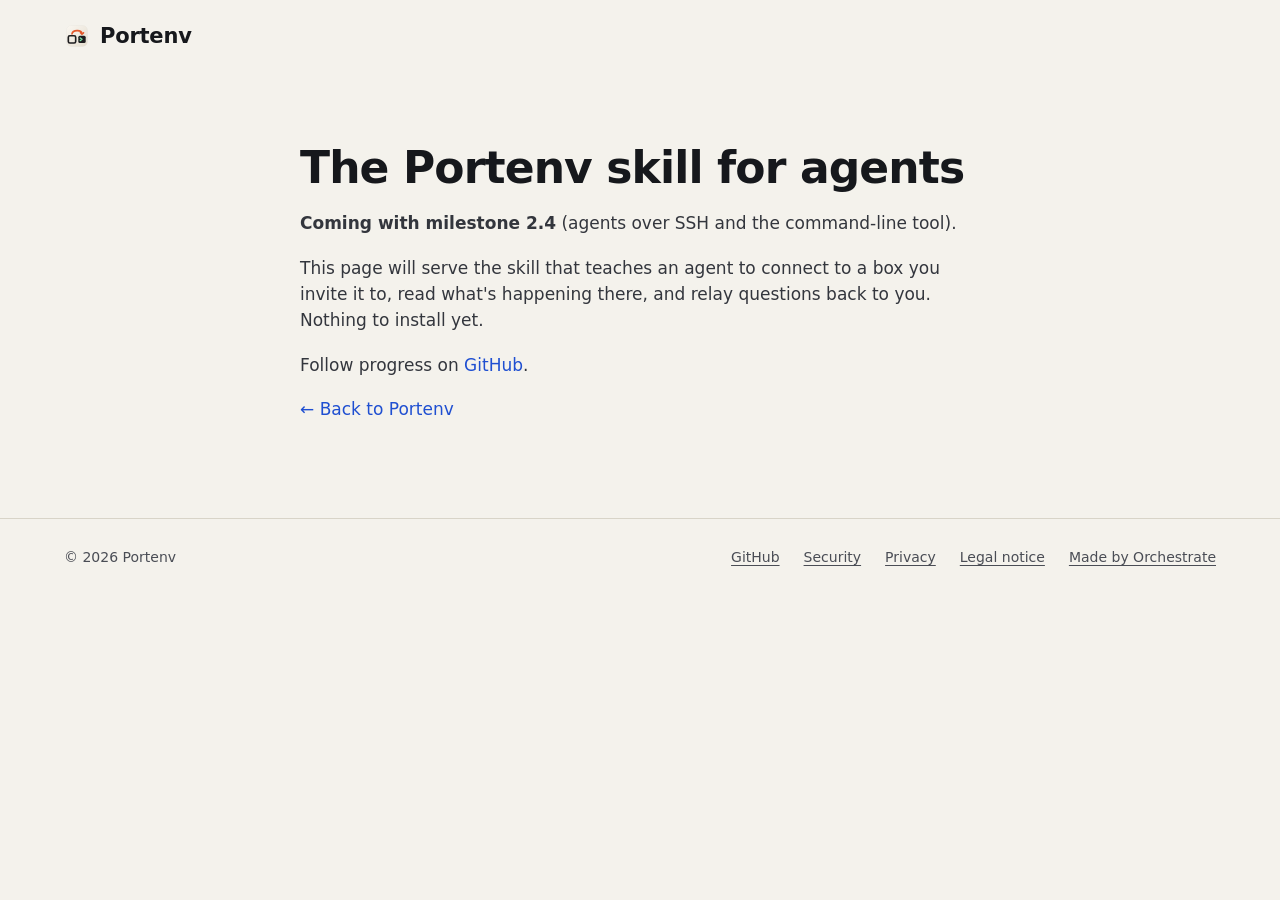
<file: skill.html>
<!doctype html>
<html lang="en">
<head>
<meta charset="utf-8">
<meta name="viewport" content="width=device-width, initial-scale=1">
<title>Skill for agents · Portenv</title>
<meta name="description" content="The Portenv skill for agents. Coming with milestone 2.4.">
<link rel="canonical" href="https://portenv.com/skill">
<link rel="icon" href="/favicon.svg" type="image/svg+xml">
<link rel="icon" href="/favicon-64.png" type="image/png" sizes="64x64">
<link rel="apple-touch-icon" href="/favicon-64.png">
<meta property="og:site_name" content="Portenv">
<meta property="og:type" content="website">
<meta property="og:url" content="https://portenv.com/skill">
<meta property="og:locale" content="en_US">
<meta property="og:title" content="Skill for agents · Portenv">
<meta property="og:description" content="Encrypted workspaces that move between your Mac, your servers and the cloud, and that your agents can work in, on your terms.">
<meta property="og:image" content="https://portenv.com/og-image.png?v=1">
<meta property="og:image:width" content="1200">
<meta property="og:image:height" content="630">
<meta property="og:image:type" content="image/png">
<meta property="og:image:alt" content="Portenv: resume your work anywhere">
<meta name="twitter:card" content="summary_large_image">
<meta name="twitter:title" content="Skill for agents · Portenv">
<meta name="twitter:description" content="Encrypted workspaces that move between your Mac, your servers and the cloud, and that your agents can work in, on your terms.">
<meta name="twitter:image" content="https://portenv.com/og-image.png?v=1">
<meta name="twitter:image:alt" content="Portenv: resume your work anywhere">
<link rel="stylesheet" href="/styles.css?v=6">
</head>
<body>

<header class="site-header">
  <nav class="nav wrap" aria-label="Main">
    <a class="logo" href="/">
      <img class="brand-icon" src="/logo.svg" width="26" height="26" alt="">
      Portenv
    </a>
  </nav>
</header>

<main class="page">
  <h1>The Portenv skill for agents</h1>
  <p><strong>Coming with milestone 2.4</strong> (agents over SSH and the command-line tool).</p>
  <p>This page will serve the skill that teaches an agent to connect to a box you invite it to, read what's happening there, and relay questions back to you. Nothing to install yet.</p>
  <p>Follow progress on <a href="https://github.com/portenv/portenv">GitHub</a>.</p>
  <p><a href="/">← Back to Portenv</a></p>
</main>

<footer class="site-footer">
  <div class="wrap footer-inner">
    <div class="footer-row">
      <span>© 2026 Portenv</span>
      <span class="nav-spacer"></span>
      <a href="https://github.com/portenv/portenv">GitHub</a>
      <a href="https://github.com/portenv/portenv/security">Security</a>
      <a href="/privacy">Privacy</a>
      <a href="/legal">Legal notice</a>
      <a href="https://orchestrate.global/">Made by Orchestrate</a>
    </div>
  </div>
</footer>

</body>
</html>
</file>
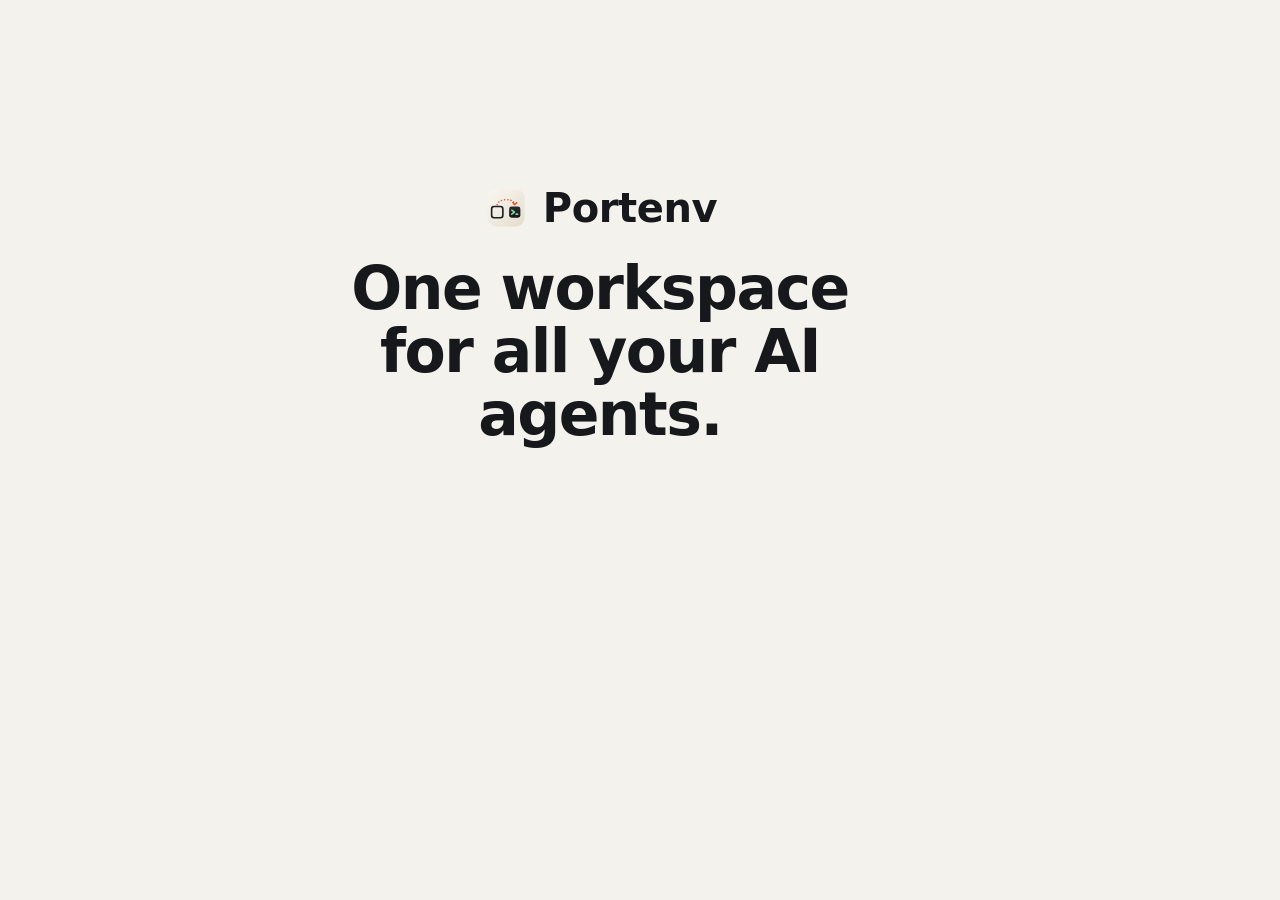
<file: og/og-image.html>
<!doctype html>
<html lang="en">
<head>
<meta charset="utf-8">
<meta name="robots" content="noindex">
<title>og-image template · Portenv</title>
<!--
  Source for /og-image.png (1200×630). Render at exactly 1200×630, for example:
    chrome --headless=new --window-size=1200,630 --screenshot=og-image.png og/og-image.html
  Everything sits in a centered 560px column, inside the central 1000×500 and
  inside the 630×630 square some chat apps crop to.
  After changing the image, bump ?v= in the og:image and twitter:image tags.
-->
<style>
  html, body { margin: 0; }
  body {
    width: 1200px; height: 630px; overflow: hidden;
    display: flex; align-items: center; justify-content: center;
    background: #f4f2ec; color: #16181c;
    font-family: -apple-system, BlinkMacSystemFont, "SF Pro Display", "Helvetica Neue", system-ui, sans-serif;
    -webkit-font-smoothing: antialiased;
  }
  .card { width: 560px; display: flex; flex-direction: column; align-items: center; gap: 26px; text-align: center; }
  .logo { display: flex; align-items: center; gap: 14px; font-size: 40px; font-weight: 700; letter-spacing: -0.01em; }
  h1 { margin: 0; font-size: 60px; line-height: 1.05; font-weight: 700; letter-spacing: -0.025em; }
  p { margin: 0; font-size: 34px; line-height: 1.2; font-weight: 700; letter-spacing: -0.02em; color: #4a4d55; }
</style>
</head>
<body>
  <div class="card">
    <div class="logo">
      <img class="brand-icon" src="../icon.svg" width="46" height="46" alt="">
      Portenv
    </div>
    <h1>One workspace for all your AI agents.</h1>
  </div>
</body>
</html>
</file>
<file: styles.css>
:root {
  --accent: #1f4fd1;
  --accent-hover: #163a9c;
  --bg: #f4f2ec;
  --surface: #ffffff;
  --muted-surface: #ecebe6;
  --text: #16181c;
  --text-2: #33363d;
  --text-3: #4a4d55;
  --line: #e6e3da;
  --line-strong: #d8d4c8;
  --ink: #16181c;
  --ink-text: #f4f2ec;
  --ink-text-2: #c9c6bd;
  --mono: "SF Mono", ui-monospace, Menlo, Consolas, "Liberation Mono", monospace;
  --sans: -apple-system, BlinkMacSystemFont, "SF Pro Text", "Helvetica Neue", system-ui, "Segoe UI", Roboto, sans-serif;
  --display: -apple-system, BlinkMacSystemFont, "SF Pro Display", "Helvetica Neue", system-ui, "Segoe UI", Roboto, sans-serif;
}

* { box-sizing: border-box; }
html { scroll-behavior: smooth; -webkit-text-size-adjust: 100%; }
body {
  margin: 0;
  background: var(--bg);
  color: var(--text);
  font-family: var(--sans);
  font-size: 17px;
  line-height: 1.55;
  -webkit-font-smoothing: antialiased;
}
a { color: var(--accent); text-decoration: none; }
a:hover { color: var(--accent-hover); text-decoration: underline; }
a:focus-visible { outline: 3px solid var(--accent); outline-offset: 3px; border-radius: 6px; }
h1, h2, h3, p { margin: 0; }
svg { flex-shrink: 0; }

.wrap { max-width: 1200px; margin: 0 auto; padding-left: 24px; padding-right: 24px; }
.section { padding-top: 96px; padding-bottom: 96px; display: flex; flex-direction: column; gap: 36px; }
.intro { display: flex; flex-direction: column; gap: 16px; max-width: 740px; }
.h2 { max-width: 18ch; font-family: var(--display); font-size: clamp(32px, 4vw, 52px); line-height: 1.05; font-weight: 700; letter-spacing: -0.02em; }
.h2-wide { max-width: 20ch; }
.lede { max-width: 56ch; font-size: 19px; color: var(--text-2); }
.nowrap { white-space: nowrap; }

/* Buttons */
.btn {
  display: inline-flex; align-items: center; gap: 10px;
  min-height: 48px; padding: 0 22px; border-radius: 10px;
  font-size: 17px; font-weight: 600;
}
.btn:hover { text-decoration: none; }
.btn-primary { background: var(--accent); color: #fff; }
.btn-primary:hover { background: var(--accent-hover); color: #fff; }
.btn-secondary { border: 1px solid var(--text); color: var(--text); font-weight: 500; }
.btn-secondary:hover { background: var(--muted-surface); color: var(--text); }
.btn-row { display: flex; flex-wrap: wrap; gap: 12px; }
.fineprint { font-size: 13px; color: var(--text-3); }
.fineprint .sha { font-family: var(--mono); font-size: 12px; overflow-wrap: anywhere; }

/* Header */
.site-header { background: var(--bg); }
.nav { min-height: 72px; display: flex; align-items: center; gap: 24px; }
.logo { display: flex; align-items: center; gap: 10px; color: var(--text); font-family: var(--display); font-size: 21px; font-weight: 700; letter-spacing: -0.01em; }
.logo:hover { color: var(--text); text-decoration: none; }
.brand-icon { display: block; flex: none; }
.nav-spacer { flex-grow: 1; }
.nav-links { display: flex; align-items: center; gap: 24px; }
.nav-links a { color: var(--text); font-size: 15px; }
.nav-cta { display: inline-flex; align-items: center; min-height: 40px; padding: 0 18px; border-radius: 8px; background: var(--ink); color: var(--ink-text); font-size: 15px; font-weight: 500; }
.nav-cta:hover { background: #33363d; color: var(--ink-text); text-decoration: none; }

/* Hero */
.hero { padding-top: 72px; padding-bottom: 48px; display: flex; flex-direction: column; align-items: flex-start; gap: 22px; }
.eyebrow { font-family: var(--mono); font-size: 13px; letter-spacing: 0.04em; text-transform: uppercase; color: var(--text-3); }
.hero h1 { max-width: 14ch; font-family: var(--display); font-size: clamp(44px, 7vw, 92px); line-height: 0.98; font-weight: 700; letter-spacing: -0.025em; }
.hero .lede { max-width: 46ch; font-size: 20px; }
.hero .btn-row { margin-top: 6px; }

/* Team window illustration */
.showcase { padding-top: 8px; padding-bottom: 96px; }
.team-figure { margin: 0; border-radius: 14px; overflow: hidden; border: 1px solid var(--line-strong); background: var(--surface); box-shadow: 0 30px 60px -30px rgba(22, 24, 28, 0.35); }
.team-figure figcaption { padding: 10px 16px; border-top: 1px solid var(--line); font-size: 13px; color: var(--text-3); }
.tw { font-size: 14px; line-height: 1.45; }
.tw-titlebar { display: flex; align-items: center; gap: 12px; min-height: 44px; padding: 0 14px; background: var(--muted-surface); border-bottom: 1px solid var(--line-strong); }
.lights { display: flex; gap: 8px; padding-right: 6px; }
.lights span { width: 12px; height: 12px; border-radius: 50%; background: #ff5f57; }
.lights span + span { background: #febc2e; }
.lights span + span + span { background: #28c840; }
.tw-titlebar b { font-weight: 600; }
.tw-sub { color: var(--text-3); }
.tw-body { display: flex; flex-wrap: wrap; min-height: 430px; }
.tw-side { flex: 1 1 240px; max-width: 280px; display: flex; flex-direction: column; gap: 4px; padding: 14px 12px; background: #f7f6f2; border-right: 1px solid var(--line); }
.tw-needs { display: flex; flex-direction: column; gap: 2px; padding: 9px 10px; border-radius: 8px; background: #fde7d6; }
.tw-needs b { color: #7a2e0e; font-weight: 600; }
.tw-needs span { font-size: 13px; color: var(--text-2); }
.tw-h { padding: 12px 10px 4px; font-size: 11px; font-weight: 600; letter-spacing: 0.06em; text-transform: uppercase; color: var(--text-3); }
.tw-roles { margin: 0; padding: 0; list-style: none; display: flex; flex-direction: column; gap: 2px; }
.tw-roles li { display: flex; align-items: center; gap: 8px; padding: 6px 10px; border-radius: 8px; }
.tw-roles small { margin-left: auto; font-size: 12px; color: var(--text-3); }
.tw-roles .tw-on { background: #d6e0fa; font-weight: 600; }
.tw-dot { width: 8px; height: 8px; border-radius: 50%; background: #b9b5a8; flex: none; }
.tw-av { display: inline-flex; align-items: center; justify-content: center; width: 22px; height: 22px; border-radius: 50%; background: var(--surface); border: 1px solid var(--line-strong); font-size: 11px; font-weight: 600; flex: none; }
.tw-dot-work { background: #2f9e5b; }
.tw-dot-ask { background: #d9661f; }
.tw-main { flex: 999 1 520px; min-width: 0; display: flex; flex-direction: column; }
.tw-main-h { padding: 10px 16px; border-bottom: 1px solid var(--line); font-size: 13px; color: var(--text-3); }
.tw-feed { margin: 0; padding: 6px 16px; list-style: none; display: flex; flex-direction: column; }
.tw-feed li { display: grid; grid-template-columns: 52px minmax(0, 1fr); gap: 12px; padding: 10px 0; border-bottom: 1px solid #f0eee8; }
.tw-feed li:last-child { border-bottom: 0; }
.tw-feed b { display: block; font-weight: 600; }
.tw-time { color: var(--text-3); font-variant-numeric: tabular-nums; }
.tw-feed .tw-feed-you { margin: 0 -8px; padding-left: 8px; padding-right: 8px; border-radius: 8px; background: #fff6ee; }
.tw-ask { display: flex; flex-wrap: wrap; align-items: center; gap: 10px; margin: auto 16px 16px; padding: 14px; border: 1px solid var(--line); border-radius: 10px; }
.tw-ask-q { flex: 1 1 260px; }
.tw-btn { display: inline-flex; align-items: center; min-height: 38px; padding: 0 16px; border-radius: 8px; border: 1px solid #b9b5a8; background: var(--surface); }
.tw-btn-primary { border-color: var(--accent); background: var(--accent); color: #fff; font-weight: 600; }

/* Teams */
.teams { display: grid; grid-template-columns: repeat(auto-fit, minmax(min(100%, 260px), 1fr)); gap: 16px; }
.team-card { display: flex; flex-direction: column; gap: 8px; padding: 22px; border-radius: 12px; background: var(--surface); border: 1px solid var(--line-strong); }
.team-card h3 { font-size: 20px; font-weight: 600; }
.team-card p { color: var(--text-2); }

/* Pillars: on the dark band and on the page */
.dark { background: var(--ink); color: var(--ink-text); }
.dark .lede { color: var(--ink-text-2); }
.pillars { display: grid; grid-template-columns: repeat(auto-fit, minmax(min(100%, 240px), 1fr)); gap: 32px 40px; }
.pillar { display: flex; flex-direction: column; gap: 8px; }
.pillar h3 { font-size: 19px; font-weight: 600; }
.pillar p { font-size: 16px; color: var(--ink-text-2); }
.pillars-light .pillar p { color: var(--text-2); }
.pillars-light svg { color: var(--accent); }

/* Questions */
.faq { max-width: 860px; gap: 20px; }
.faq .h2 { font-size: clamp(30px, 3.4vw, 44px); }
.faq-list { display: flex; flex-direction: column; border-top: 1px solid var(--line-strong); }
.faq-item { border-bottom: 1px solid var(--line-strong); }
.faq-item summary {
  display: flex; align-items: center; justify-content: space-between; gap: 16px;
  min-height: 44px; padding: 14px 0; cursor: pointer; list-style: none;
  font-size: 18px; font-weight: 600;
}
.faq-item summary::-webkit-details-marker { display: none; }
.faq-item summary::after { content: "+"; flex: none; font-size: 24px; font-weight: 400; line-height: 1; color: var(--text-3); }
.faq-item[open] summary::after { content: "\2212"; }
.faq-item summary:focus-visible { outline: 3px solid var(--accent); outline-offset: 2px; border-radius: 6px; }
.faq-item p { max-width: 68ch; padding: 0 0 18px; color: var(--text-2); }

/* Tester sign-up */
.download { border-top: 1px solid var(--line-strong); }
.get-inner { padding-top: 80px; padding-bottom: 80px; display: flex; flex-wrap: wrap; align-items: center; gap: 24px; }
.get-text { flex: 1 1 420px; display: flex; flex-direction: column; gap: 8px; }
.get-text .h2 { font-size: clamp(30px, 3.4vw, 44px); max-width: none; }

/* Footer */
.site-footer { border-top: 1px solid var(--line-strong); }
.footer-inner { padding-top: 28px; padding-bottom: 40px; display: flex; flex-direction: column; gap: 16px; font-size: 14px; color: var(--text-3); }
.footer-note { margin: 0; font-size: 12px; }
.footer-row { display: flex; flex-wrap: wrap; align-items: center; gap: 12px 24px; }
.footer-row a { color: var(--text-3); text-decoration: underline; text-underline-offset: 3px; }

/* Simple text pages */
.page { max-width: 720px; margin: 0 auto; padding: 72px 20px 96px; display: flex; flex-direction: column; gap: 18px; }
.page h1 { font-family: var(--display); font-size: clamp(32px, 4vw, 44px); line-height: 1.1; letter-spacing: -0.02em; }
.page p, .page li { color: var(--text-2); }
.page .page-h2 { margin-top: 14px; font-size: 21px; font-weight: 600; }

@media (max-width: 720px) {
  .wide-only { display: none !important; }
  .nav { gap: 16px; }
  .hero { padding-top: 48px; }
  .section { padding-top: 64px; padding-bottom: 64px; gap: 28px; }
  .showcase { padding-bottom: 64px; }
  .tw-side { max-width: none; border-right: 0; border-bottom: 1px solid var(--line); }
  .tw-roles { display: grid; grid-template-columns: 1fr 1fr; }
  .tw-roles small { display: none; }
  .tw-feed li { grid-template-columns: 44px minmax(0, 1fr); gap: 8px; }
  .get-inner { padding-top: 64px; padding-bottom: 64px; }
}

@media (prefers-reduced-motion: reduce) {
  html { scroll-behavior: auto; }
}

/* Teams as chips, the move band */
.chips { margin: 0; padding: 0; list-style: none; display: flex; flex-wrap: wrap; gap: 10px; }
.chips li { padding: 10px 16px; border-radius: 999px; background: var(--surface); border: 1px solid var(--line-strong); font-size: 15px; }
.move { flex-direction: row; flex-wrap: wrap; align-items: center; gap: 40px; }
.move .intro { flex: 1 1 380px; }
.move-art { flex: 1 1 300px; max-width: 420px; height: auto; }
</file>
